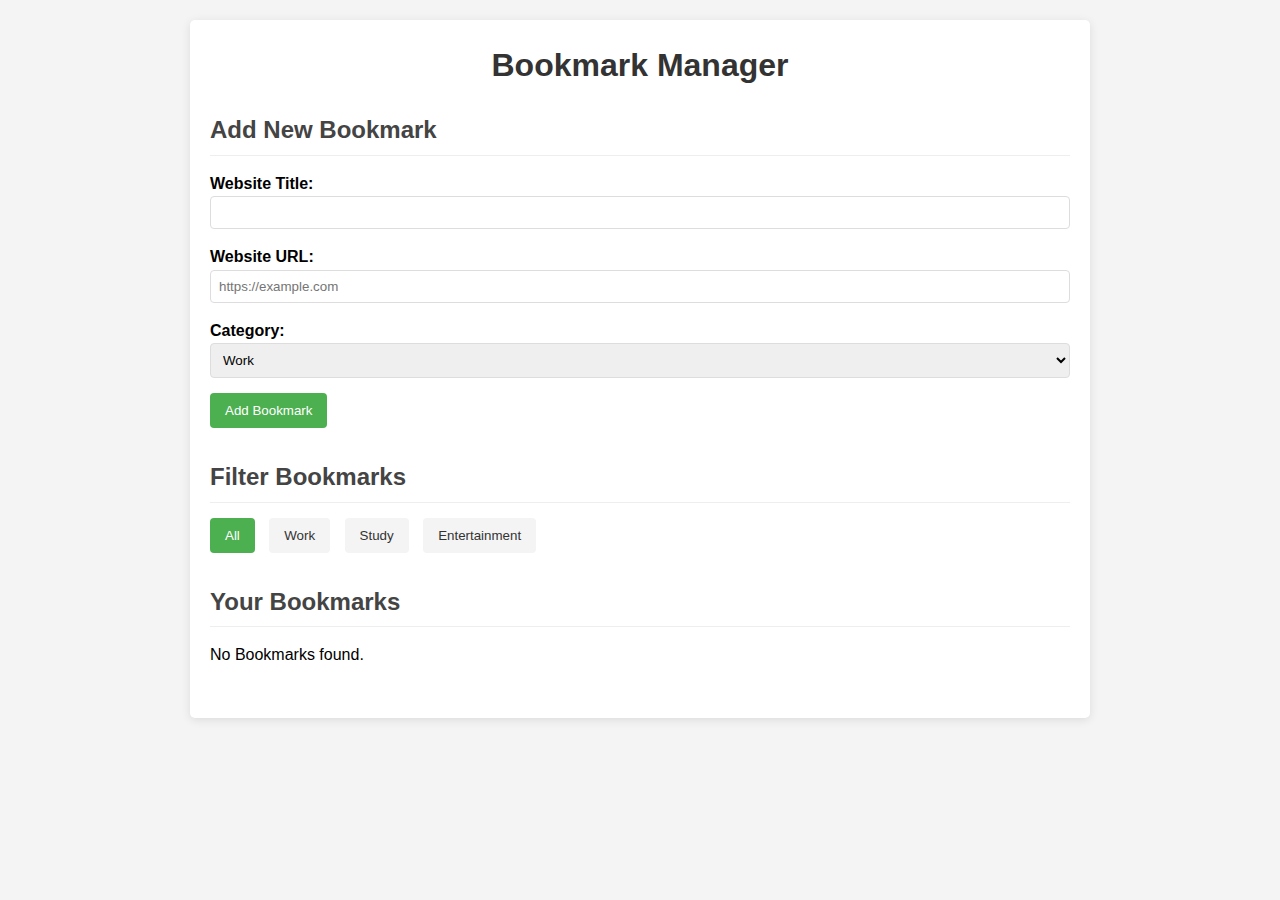
<file: book_Mark/index.html>
<!DOCTYPE html>
<html lang="en">
<head>
    <meta charset="UTF-8">
    <link rel="stylesheet" href="style.css">
    <meta name="viewport" content="width=device-width, initial-scale=1.0">
    <title>BookMark</title>
</head>
<body>
    <div class="container">
        <h1>Bookmark Manager</h1>
        <div class="add-bookmark-form">
            <h2>Add New Bookmark</h2>
            <form id="add-bookmark">
                <div class="form-group">
                    <label for="websiteTitle">Website Title:</label>
                    <input type="text" id="websiteTitle" required>
                </div>
                <div class="form-group">
                    <label for="websiteUrl">Website URL:</label>
                    <input type="text" id="websiteUrl" required placeholder="https://example.com">
                </div>
                <div class="form-group">
                    <label for="category">Category:</label>
                    <select id="category">
                        <option value="Work">Work</option>
                        <option value="Study">Study</option>
                        <option value="Entertainment">Entertainment</option>
                    </select>
                </div>
                <button type="submit">Add Bookmark</button>
            </form>
        </div>
       <div class="filter-section">
         <h2>Filter Bookmarks</h2>
         <div class="filter-buttons">
            <button class="filter-btn active" data-category="All">All</button>
            <button class="filter-btn" data-category="Work">Work</button>
            <button class="filter-btn" data-category="Study">Study</button>
            <button class="filter-btn" data-category="Entertainment">Entertainment</button>
        </div>
       </div>
       <div class="bookmarks-container">
        <h2>Your Bookmarks</h2>
        <div class="bookmarks-list">
            <div class="bookmark-item">
                <div class="bookmark-info">
                    <h3>Ikigai</h3>
                    <a class="bookmark-link" href="https://en.wikipedia.org/wiki/ikigai">https://en.wikipedia.org/wiki/ikigai</a>
                    <div class="bookmark-category">Work</div>
                </div>
                <button class="delete-btn">Delete</button>
            </div>
             <div class="bookmark-item">
                <div class="bookmark-info">
                    <h3>Atomic Habits</h3>
                    <a class="bookmark-link" href="https://en.wikipedia.org/wiki/ikigai">https://en.wikipedia.org/wiki/ikigai</a>
                    <div class="bookmark-category">Personal</div>
                </div>
                <button class="delete-btn">Delete</button>
            </div>
        </div>
       </div>

    </div>
    <script src="script.js"></script>
</body>
</html>
</file>
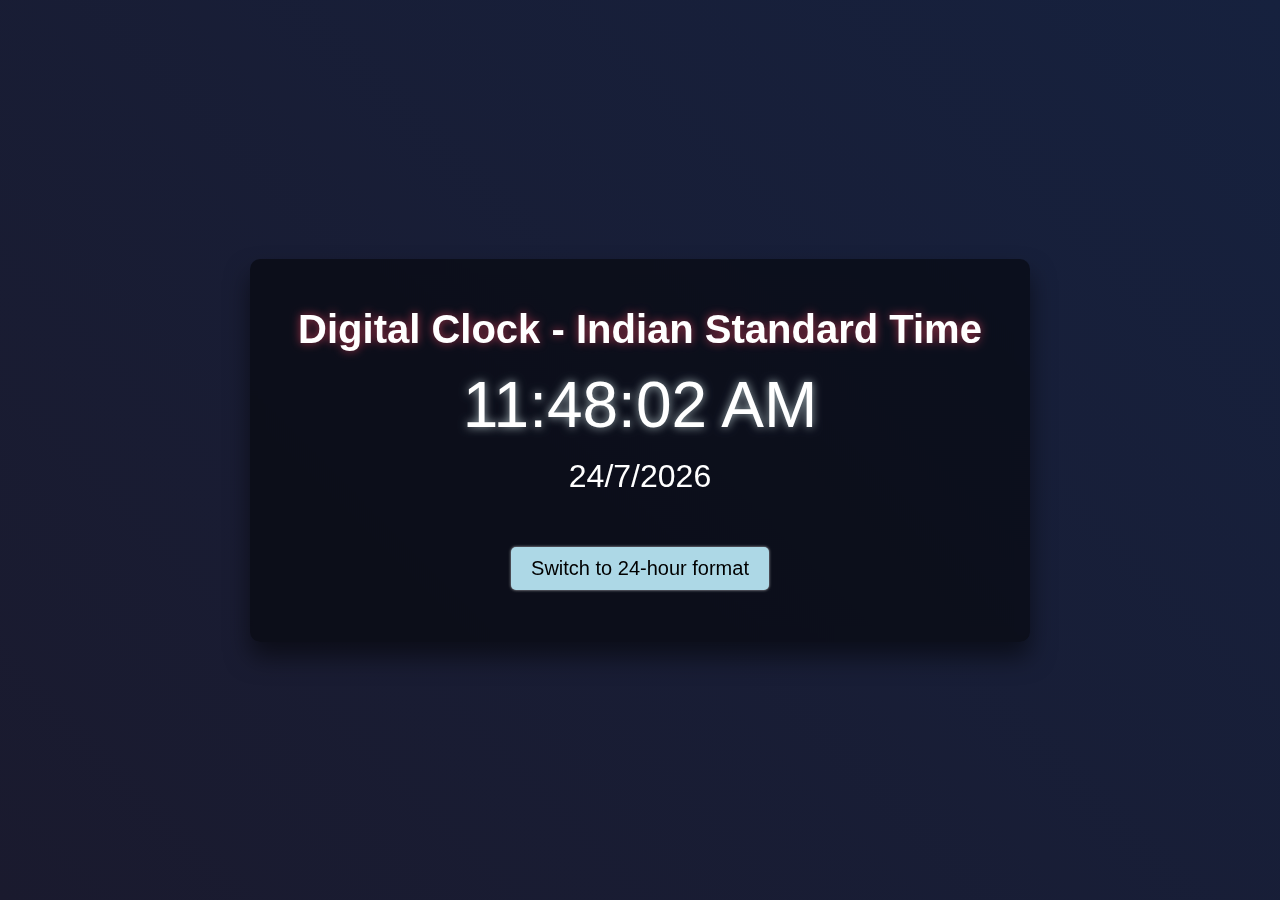
<file: digiClock/index.html>
<!DOCTYPE html>
<html lang="en">
<head>
    <meta charset="UTF-8">
    <meta name="viewport" content="width=device-width, initial-scale=1.0">
    <title>Digital Clock</title>
    <link rel="stylesheet" href="style.css">
</head>
<body>
    <div class="container">
    <h1>Digital Clock - Indian Standard Time</h1>
    <div id="time">11:48:02 AM</div>
    <div id="date">09/09/2025</div>
    <button>Switch to 24-hour format</button>
    </div>
    <script src="script.js"></script>
</body>
</html>
</file>
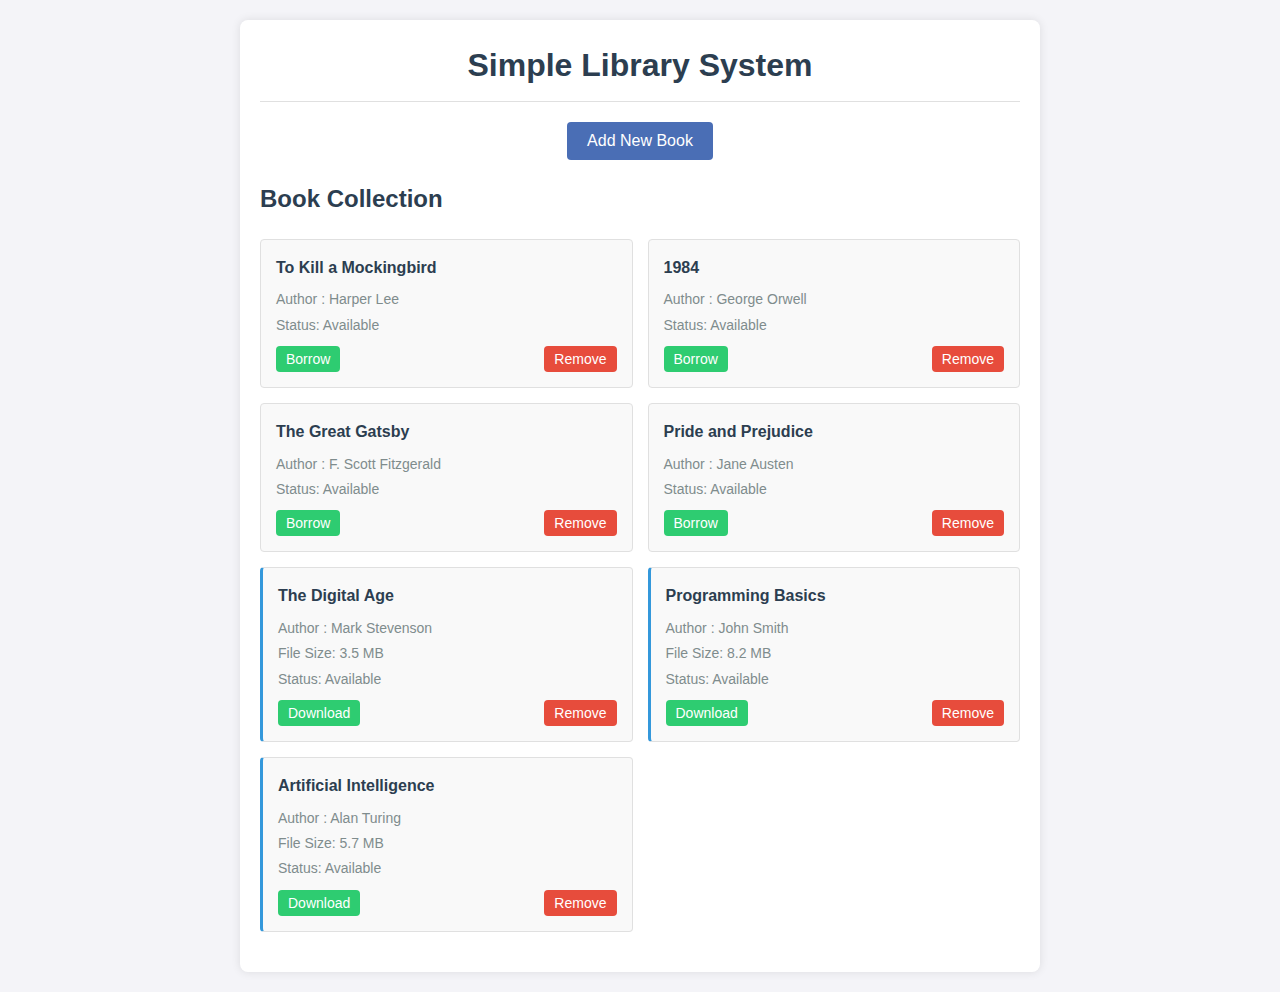
<file: libraryManagement/index.html>
<!DOCTYPE html>
<html lang="en">
<head>
    <meta charset="UTF-8">
    <meta name="viewport" content="width=device-width, initial-scale=1.0">
    <title>Library System</title>
    <link rel="stylesheet" href="style.css">
</head>
<body>
    <div class="container">
        <header>
            <h1>Simple Library System</h1>
        </header>

        <main>
           
            <div class="button-container">
                <button id="toggle-form" class="toggle-btn">Add New Book</button>
            </div>

            <section class="add-book-section" style="display:none;">
                <h2>Add New Book</h2>

                <form id="book-form">

                    <div class="form-row">
                        <div class="form-group">
                            <label>Title:</label>
                            <input type="text" id="title" required>
                        </div>

                        <div class="form-group">
                            <label>Author:</label>
                            <input type="text" id="author" required>
                        </div>
                    </div>

                    <div class="form-group">
                        <label>Book Type:</label>
                        <select id="type">
                            <option value="Physical">Physical</option>
                            <option value="ebook"id="e-book">E-Book</option>
                        </select>
                    </div>

                    <div class="form-group" style="display:none" id="ebook-details">
                        <label>File Size(MB):</label>
                        <input type="number" value="1" min="1" id="fileSize">
                    </div>

                    <button type="submit" class="btn-primary">Add Book</button>
                </form>
            </section>

            
            <section class="library-section">
                <h2>Book Collection</h2>
                <div class="book-grid" id="book-list">

                    </div>

                </div>
            </section>
        </main>
    </div>
    <script src="script.js"></script>
</body>
</html>
</file>
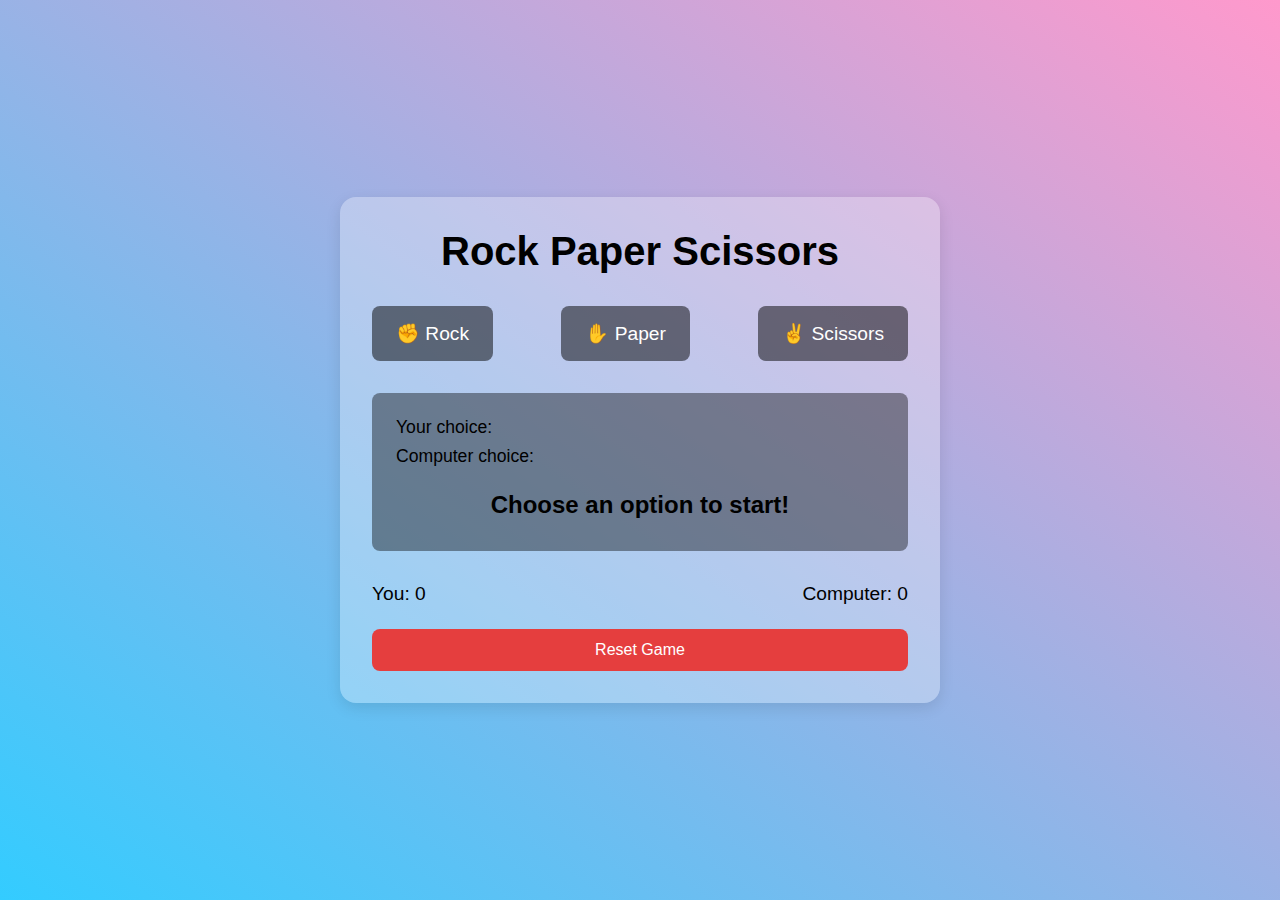
<file: rockPaperScissor/index.html>
<!DOCTYPE html>
<html lang="en">
<head>
    <meta charset="UTF-8">
    <meta name="viewport" content="width=device-width, initial-scale=1.0">
    <title>Rock Paper Scissor Game</title>
    <link rel="stylesheet" href="style.css">
</head>
<body>
    <div class="container">
        <h1 class="heading">Rock Paper Scissors</h1>
        <div class="game-board">
            <div class="options">
                <button id="rock" class="optBtn">✊ Rock</button>
                <button id="paper" class="optBtn">✋ Paper</button>
                <button id="scissors" class="optBtn">✌ Scissors</button>
            </div>
            <div class="game">
                <div id="player" class="display">Your choice:  </div>
                <div id="computer" class="display">Computer choice: </div>
                <div id="result" class="result lose">Choose an option to start!</div>
            </div>
            <div class="scores">
                <div id="playerScore">You: 0</div>
                <div id="computerScore">Computer: 0</div>
            </div>
            <button id="reset" class="resetBtn">Reset Game</button>
        </div>
    </div>
    <script src="script.js"></script>
</body>
</html>
</file>
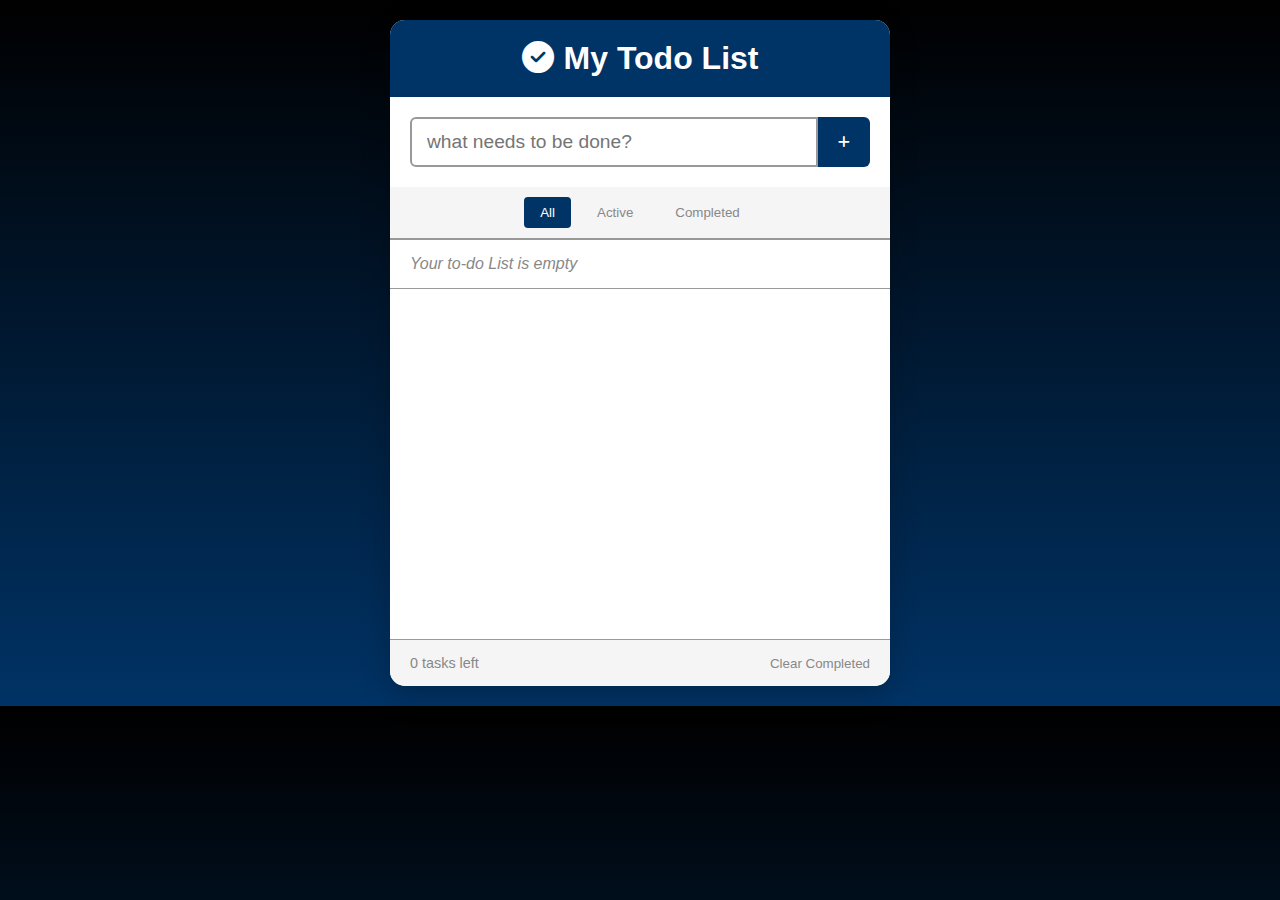
<file: TO_DO_LIST/index.html>
<!DOCTYPE html>
<html lang="en">
<head>
    <meta charset="UTF-8">
    <meta name="viewport" content="width=device-width, initial-scale=1.0">
    <title>Todo List</title>
    <link rel="stylesheet" href="style.css">
    <link rel="stylesheet" href="https://cdnjs.cloudflare.com/ajax/libs/font-awesome/6.4.0/css/all.min.css">
</head>
<body>
    <div class="container">
    <h1 id="heading"><i class="fas fa-check-circle"></i>My Todo List</h1>
    <div class="input-container">
        <input type="text" id="new-task" placeholder="what needs to be done?">
        <button id="add-task-btn"><i class="fas fa-plus"></i></button>
        </div>
<div class="filters">
  <button class="filter-btn active" data-filter="all">All</button>
  <button class="filter-btn" data-filter="active">Active</button>
  <button class="filter-btn" data-filter="completed">Completed</button>
</div>
    <ul class="list" id="task-list">
    </ul>
    <div class="list-footer">
       <span><span id="count">0</span> tasks left</span>
        <button id="clear">Clear Completed</button>
    </div>
</div>
<script src="script.js"></script>
</body>
</html>
</file>
<file: book_Mark/style.css>
*{
    margin: 0;
    padding: 0;
    box-sizing: border-box;
}
body{
    font-family: Arial, sans-serif;
    line-height: 1.6;
    background-color: #f4f4f4;
    padding: 20px;
}
.container{
    margin: 0 auto;
    max-width: 900px;
    background-color: white;
    padding: 20px;
    border-radius: 5px;
    box-shadow: 0 2px 10px rgba(0,0,0,0.1);
}
h1{
    text-align: center;
    margin-bottom: 20px;
    color: #333;
}
h2{
    color: #444;
    margin-bottom: 15px;
    border-bottom: 1px solid #eee;
    padding-bottom: 5px;
}
.form-group{
    margin-bottom: 15px;
}
form label{
    margin-bottom: 5px;
    font-weight: bold;
}
form input , form select{
    width: 100%;
    padding: 8px;
    border: 1px solid #ddd;
    border-radius: 4px;
}
button{
    background-color: #4caf50;
    color: white;
    border: none;
    padding: 10px 15px;
    cursor: pointer;
    border-radius: 4px;
}
button:hover{
    background-color: #45a049;
    color: white;
}
.add-bookmark-form, .filter-section, .bookmarks-container{
    margin-bottom: 30px;
}
.filter-buttons{
    margin-bottom: 15px;
}
.filter-btn{
    background-color: #f4f4f4;
    color: #333;
    margin-right: 10px;
}
.filter-btn:active{
    background-color:#4caf50;
    color: white;
}
.active{
    background-color: #4caf50;
    color: white;
}
.bookmark-item{
    display: flex;
    justify-content: space-between;
    align-items: center;
    background-color: #f9f9f9;
    border-left: 4px solid #4caf50;
    padding: 15px;
    margin-bottom: 10px;
    border-radius: 4px;
}
.bookmark-item h3{
   margin-bottom: 5px;
}
.bookmark-category{
    display: inline-block;
    padding: 2px 8px;
    background-color: #e6e6e6;
    border-radius: 10px;
    font-size: 0.8em;
    margin-top: 5px;
}
.bookmark-link{
    color: #4caf50;
}
.bookmark-link:hover{
    text-decoration: underline;
}
.delete-btn {
  color: #fff;
  background-color: #4caf50;
  font-size: 16px;
  cursor: pointer;
  padding: 10px 12px;
  border-radius: 4px;
}
</file>
<file: digiClock/style.css>
*{
    margin: 0;
    padding: 0;
    box-sizing: border-box;
    font-family: "Arial", sans-serif;
}
body{
    background: linear-gradient(45deg, #1a1a2e, #16213e);
    color: #fff;
    display: flex;
    justify-content: center;
    align-items: center;
    min-height: 100vh;
}
.container{
    background: rgba(0,0,0,0.5);
    box-shadow: 0 15px 25px rgba(0,0,0,0.5);
    border-radius: 10px;
    backdrop-filter: blur(6px);
    padding: 2rem;
    text-align: center;
}
h1{
     font-size: 2.5rem;
    color: white;
    margin: 1rem;
    text-shadow: 0 0 10px rgba(233, 69, 96, 0.7);
}
#time{
    font-size: 4rem;
    margin: 1rem;
    text-shadow: 0 0 10px rgba(233,255,255,0.7);
    color: white;
}
#date{
    font-size: 2rem;
    margin-bottom: 2rem;
    color: white;
    text-align: center;
}
button{
    padding: 10px 20px;
    margin: 20px;
    background-color: lightblue;
    color: black;
    border: none;
    border-radius: 5px;
    font-size: 20px;
    box-shadow: 0 0 3px rgba(255,255,255,0.7);
}
button:hover{
    transform: scale(1.05);
}
</file>
<file: libraryManagement/style.css>
* {
  margin: 0;
  padding: 0;
  box-sizing: border-box;
}

body {
  font-family: "Arial", sans-serif;
  line-height: 1.6;
  background-color: #f4f4f8;
  padding: 20px;
  color: #333;
}

.container {
  max-width: 800px;
  margin: 0 auto;
  background-color: white;
  padding: 20px;
  border-radius: 8px;
  box-shadow: 0 0 10px rgba(0, 0, 0, 0.1);
}

header {
  text-align: center;
  margin-bottom: 20px;
  padding-bottom: 10px;
  border-bottom: 1px solid #e0e0e0;
}

h1,
h2 {
  color: #2c3e50;
}

header p {
  color: #7f8c8d;
}

.tabs {
  display: flex;
  margin-bottom: 20px;
  border-bottom: 1px solid #ddd;
}

.tab-btn {
  background-color: #f4f4f4;
  border: none;
  padding: 10px 20px;
  cursor: pointer;
  margin-right: 5px;
  border-radius: 5px 5px 0 0;
}

.tab-btn.active {
  background-color: #4a6eb5;
  color: white;
}

.tab-content {
  display: none;
  padding: 20px 0;
}

.tab-content.active {
  display: block;
}

.form-row {
  display: flex;
  gap: 15px;
  margin-bottom: 15px;
}

.form-group {
  flex: 1;
  margin-bottom: 15px;
}

label {
  display: block;
  margin-bottom: 5px;
  font-weight: bold;
}


input,
select {
  width: 100%;
  padding: 8px;
  border: 1px solid #ddd;
  border-radius: 4px;
}

.btn-primary {
  background-color: #4a6eb5;
  color: white;
  border: none;
  padding: 10px;
  border-radius: 4px;
  cursor: pointer;
  width: 100%;
}

.btn-primary:hover {
  background-color: #3a5894;
}

.book-grid {
  display: grid;
  grid-template-columns: repeat(auto-fill, minmax(250px, 1fr));
  gap: 15px;
  margin-top: 20px;
}

.book-card {
  background-color: #f9f9f9;
  border: 1px solid #e0e0e0;
  border-radius: 4px;
  padding: 15px;
  position: relative;
  transition: transform 0.2s ease;
  animation: fadeIn 0.5s ease;
}

.book-card:hover {
  transform: translateY(-3px);
  box-shadow: 0 3px 8px rgba(0, 0, 0, 0.1);
}

.dragging {
  opacity: 0.5;
}
.over {
  border: none;
}

.book-card.borrowed {
  border-left: 3px solid #e74c3c;
}

.book-card.available {
  border-left: 4px solid #27ae60;
}

.ebook {
  border-left: 3px solid #3498db !important; 
}

.book-title {
  font-size: 16px;
  margin-bottom: 8px;
  color: #2c3e50;
}

.book-meta {
  font-size: 14px;
  margin-bottom: 3px;
  color: #7f8c8d;
}

.book-details {
  margin-top: 15px;
}

.book-actions {
  display: flex;
  justify-content: space-between;
  margin-top: 10px;
}

.btn {
  padding: 5px 10px;
  border: none;
  border-radius: 4px;
  cursor: pointer;
  font-size: 14px;
}

.btn-borrow {
  background-color: #2ecc71;
  color: white;
}

.btn-return {
  background-color: #3498db;
  color: white;
}

.btn-remove {
  background-color: #e74c3c;
  color: white;
}

.search-bar {
  display: flex;
  margin-bottom: 20px;
}

.search-bar input {
  flex: 1;
  padding: 10px;
  border: 1px solid #ddd;
  border-radius: 4px 0 0 4px;
}

.search-bar button {
  padding: 0 20px;
  background-color: #4a6eb5;
  color: white;
  border: none;
  border-radius: 0 4px 4px 0;
  cursor: pointer;
}

.filter-options {
  display: flex;
  gap: 10px;
  margin-bottom: 20px;
}

.filter-options select {
  flex: 1;
}

.modal {
  display: none;
  position: fixed;
  z-index: 999;
  left: 0;
  top: 0;
  width: 100%;
  height: 100%;
  background-color: rgba(0, 0, 0, 0.5);
}

.modal-content {
  background-color: white;
  margin: 10% auto;
  padding: 30px;
  width: 50%;
  border-radius: 8px;
  box-shadow: 0 5px 20px rgba(0, 0, 0, 0.2);
  position: relative;
}

.close-modal {
  position: absolute;
  right: 20px;
  top: 10px;
  font-size: 28px;
  font-weight: bold;
  cursor: pointer;
}

#modal-actions {
  margin-top: 20px;
  display: flex;
  justify-content: flex-end;
  gap: 10px;
}

.status-badge {
  display: inline-block;
  padding: 4px 8px;
  border-radius: 20px;
  font-size: 12px;
  color: white;
  margin-top: 5px;
}

.status-available {
  background-color: #27ae60;
}

.status-borrowed {
  background-color: #e74c3c;
}

.status-ebook {
  background-color: #3498db;
}

.add-book-section,
.library-section {
  margin-bottom: 20px;
}

.button-container {
  text-align: center;
  margin-bottom: 20px;
}


.toggle-btn {
  background-color: #4a6eb5;
  color: white;
  border: none;
  padding: 10px 20px;
  border-radius: 4px;
  cursor: pointer;
  font-size: 16px;
  transition: background-color 0.2s;
}

.toggle-btn:hover {
  background-color: #3a5894;
}

@keyframes fadeIn {
  from {
    opacity: 0;
    transform: translateY(10px);
  }
  to {
    opacity: 1;
    transform: translateY(0);
  }
}
</file>
<file: rockPaperScissor/style.css>
*{
    padding: 0;
    margin: 0;
    box-sizing: border-box;
}
body {
    font-family: "Arial", sans-serif;
    display: flex;
    justify-content: center;
    align-items: center;
    min-height: 100vh;
  background: linear-gradient(to top right, #33ccff 0%, #ff99cc 100%);
    color: black;
}
.container{
    max-width: 600px;
    width: 100%;
    padding: 2rem;
    background-color: rgba(255,255,255,0.3);
    border-radius: 1rem;
    box-shadow: 0 5px 15px  rgba(0,0,0,0.1);
}
.heading{
    text-align: center;
    font-size: 2.5rem;
    margin-bottom: 2rem;
    color: #000;
}
.options{
    display: flex;
    justify-content: space-between;
    margin-bottom: 2rem;
}
.optBtn{
    background-color: rgba(0,0,0,0.5);
    color: #fff;
    border: none;
    padding: 1rem 1.5rem;
    font-size: 1.2rem;
    border-radius: 0.5rem;
    cursor: pointer;
    transition: background-color 0.3s, transform 0.2s;
}
.game{
    background-color: rgba(0,0,0,0.4);
    border-radius: 0.5rem;
    padding: 1.5rem;
    margin-bottom: 2rem;
}
.display{
    margin-bottom: 0.5rem;
    font-size: 1.1rem;
}

.result{
    font-size: 1.5rem;
    font-weight: bold;
    text-align: center;
    margin-top: 1rem;
    padding: 0.5rem;
    border-radius: 0.25rem;
}
.scores{
    display: flex;
    justify-content: space-between;
    font-size: 1.2rem;
    margin-bottom: 1.5rem;
}
.resetBtn{
    display: block;
    width: 100%;
    background-color: #e53e3e;
    color: #fff;
    border: none;
    padding: 0.75rem;
    border-radius: 0.5rem;
    font-size: 1rem;
    cursor: pointer;
    transition: background-color 0.3s;
}
.resetBtn:hover{
background-color: #980002;
}
.tie{
 font-size: 1.5rem;
    font-weight: bold;
    text-align: center;
    margin-top: 1rem;
    padding: 0.5rem;
    border-radius: 0.25rem;
    background-color: lightblue;
}
.pWin{
    font-size: 1.5rem;
    font-weight: bold;
    text-align: center;
    margin-top: 1rem;
    padding: 0.5rem;
    border-radius: 0.25rem;
    background-color: lightgreen;
}
.cWin{
    font-size: 1.5rem;
    font-weight: bold;
    text-align: center;
    margin-top: 1rem;
    padding: 0.5rem;
    border-radius: 0.25rem;
    background-color: #e53e3e;
}
</file>
<file: TO_DO_LIST/style.css>
:root{
  --primary-color: #003366;
  --secondary-color: #2980b9;
  --danger-color: #e74c3c;
  --success-color: #2ecc71;
  --text-color: #333;
  --light-gray: #f5f5f5;
  --medium-gray: #999;
  --dark-gray: #888;
  --white: #fff;
}
*{
    margin:0;
    padding: 0;
    box-sizing: border-box;
}
body{
    font-family: "Segoe UI", Tahoma, Geneva, Verdana, sans-serif;
    background: linear-gradient(to top , #003366, #000000);
    color: var(--text-color);
    display: flex;
    justify-content:center;
    align-items: center;
    padding: 20px;
}
.container{
    background-color: var(--white);
    border-radius: 15px;
    box-shadow: 0 10px 30px rgba(0, 0, 0, 0.2);
    max-width: 500px; 
    width: 100%;
    overflow: hidden;
}
#heading{
    background-color: var(--primary-color);
    color: var(--white);
    padding: 20px;
    text-align: center;
}
#heading i{
    margin-right: 10px;
    border-radius: 12px 12px 0 0;
}
.input-container{
    display: flex;
    background-color: var(--white);
    padding: 20px;
    box-shadow: 0 2px 10px rgba(0, 0, 0, 0.05);
}
#new-task{
    flex-grow: 1;
    padding: 12px 15px;
    border: 2px solid var(--medium-gray);
    border-radius: 6px 0 0 6px;
    font-size: 1.2rem;
}
#new-task:focus{
    outline: none;
    border:2px solid var(--primary-color);
}
#add-task-btn {
    padding: 12px 20px;
    background-color: var(--primary-color);
    color: white;
    border: none;
    border-radius: 0 6px 6px 0;
    cursor: pointer;
    transition : background-color 0.3s;
 }
 .filters{
    display: flex;
    justify-content: center;
    background-color: var(--light-gray);
    border-bottom: 1px solid var(--medium-gray);
    padding: 10px;
 }
 .filter-btn{
    padding: 8px 16px;
    color: var(--dark-gray);
    border: none;
    background: none;
    border-radius: 4px;
    margin: 0px 5px;
    cursor: pointer;
    font-weight: 500;
}
 .filter-btn:hover{
    background-color: rgba(0,0,0,0.05);
    color:var(--dark-gray);
} 
.active{
    background-color: var(--primary-color);
    color: white;
    pointer-events: none;
}
.list{
    border-top: 1px solid var(--medium-gray);
    height: 400px;
    list-style: none;
}
.list li{
    display: flex;
    align-items: inline;
    padding: 15px 20px;
    border-bottom: 1px solid var(--medium-gray);
}
.list li:hover{
    background-color: var(--light-gray);
}
li input[type="checkbox"]{
    margin-right: 15px;
    width: 20px;
    height: 20px;
    cursor: pointer;
    accent-color: var(--success-color);
}
li span{
    flex-grow: 1;
    word-break:break-word;
}
.completed{
    text-decoration: line-through;
    color: var(--dark-gray);
}
li i{
    color: var(--danger-color);
    cursor: pointer;
    padding: 5px;
   visibility: hidden;
}
.delBtn{
    background:none;
    border:none;
    font-size: 1rem;
}
.list li:hover i {
  visibility: visible;
  opacity: 1;
}
.list-footer{
    display: flex;
    justify-content: space-between;
    padding: 15px 20px;
    background-color: var(--light-gray);
    border-top: 1px solid var(--medium-gray);
    color: var(--dark-gray);
    font-size: 0.9rem;
}
.list-footer button{
    border: none;
    background: none;
    cursor: pointer;
    color: var(--dark-gray);
}
.list-footer button:hover{
    color: var(--danger-color);
    text-decoration: underline;
}
.empty-message{
    font-style: italic;
    color: var(--dark-gray);
}
</file>
